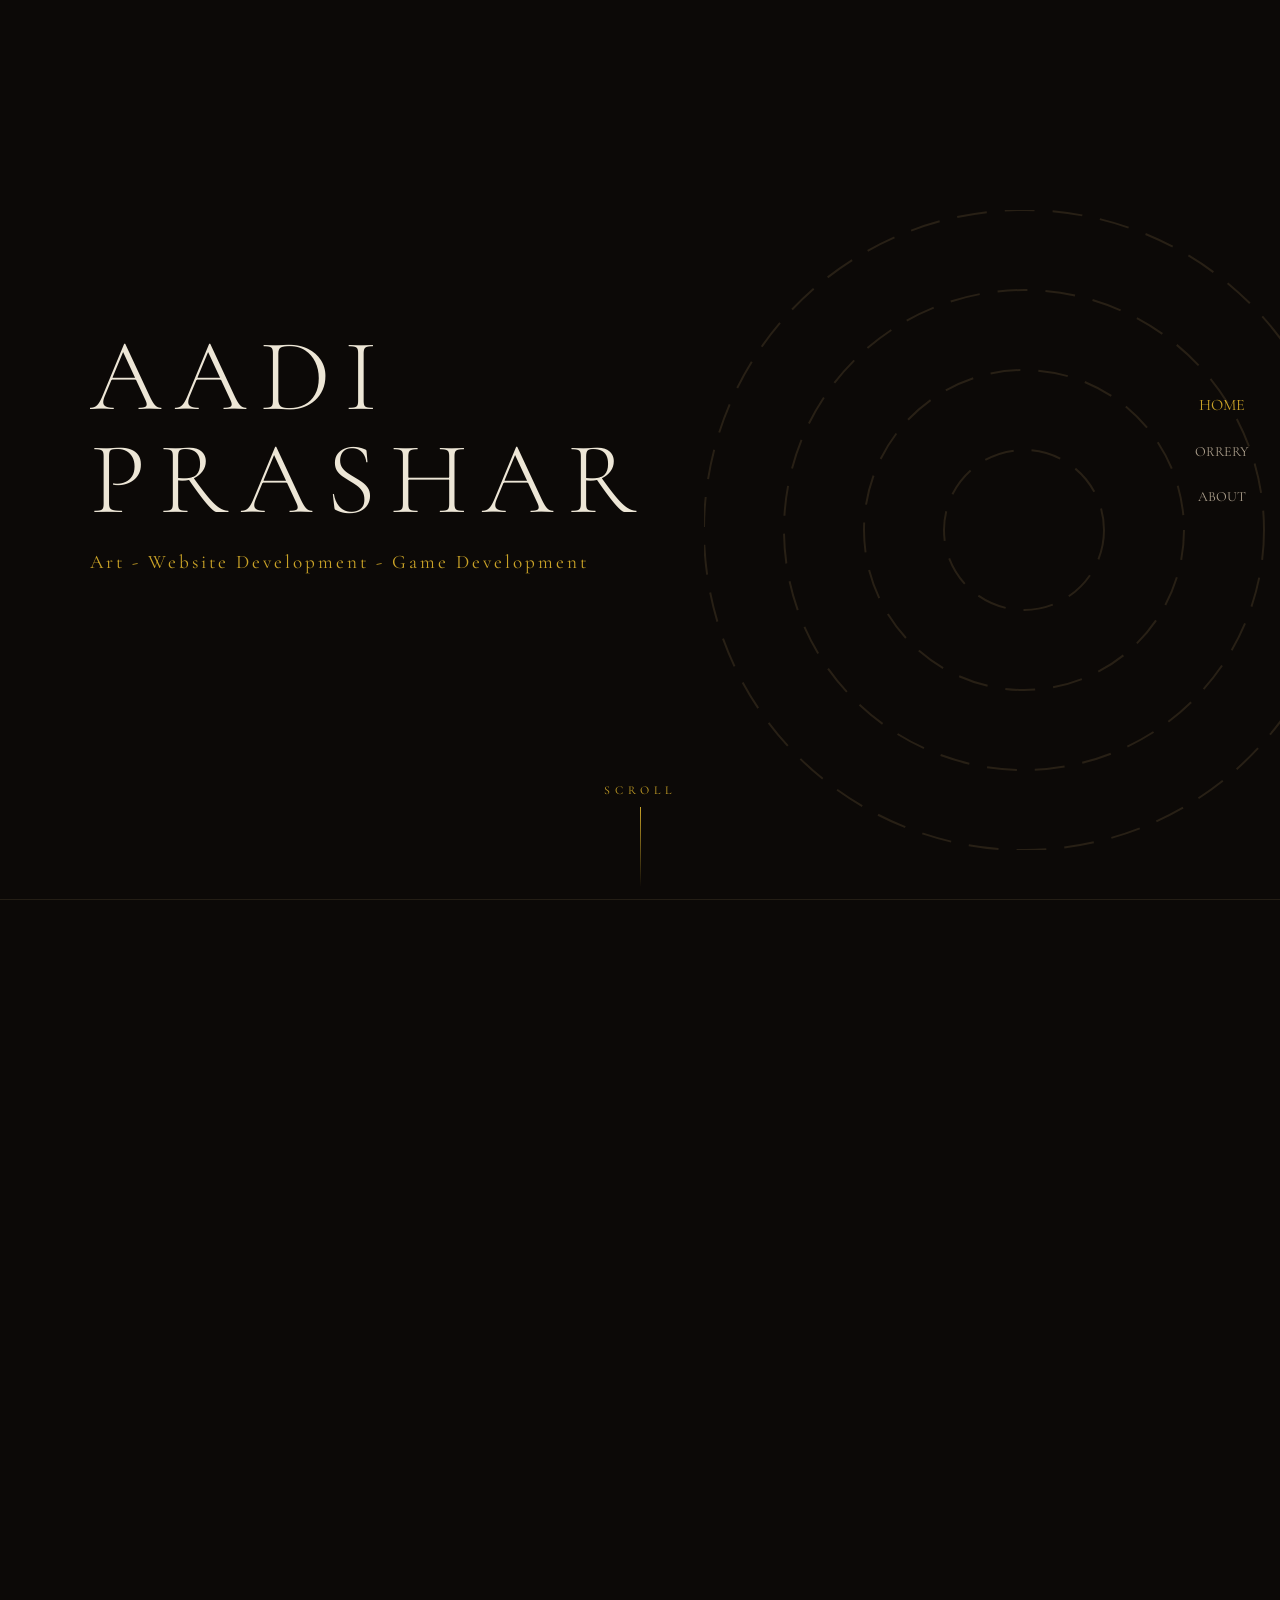
<file: index.html>
<!DOCTYPE html>
<html>

<head>
  <meta charset="UTF-8">
  <meta name="viewport" content="width=device-width, initial-scale=1.0">
  <title>THTR30042 Portfolio</title>
  <link href="style.css" rel="stylesheet" type="text/css" media="all">
  <link rel="stylesheet" href="https://cdn.jsdelivr.net/npm/bootstrap-icons@1.13.2/font/bootstrap-icons.min.css">
  <script src="js/projects.js" defer></script>
  <script src="js/orrery.js" defer></script>
</head>

<body>
  <!-- Nav Bar -->
  <nav class="navbar">
    <a href="#home">Home</a>
    <a href="#orrery">Orrery</a>
    <a href="#about">About</a>
  </nav>
  <!-- *************** -->
  <!-- Hero section -->
  <!-- *************** -->
  <section class="hero-section" id="home">
    <div class="hero-rings">
      <svg class="rings" aria-hidden="true">
        <circle class="ring" r="12.5%" />
        <circle class="ring" r="25%" />
        <circle class="ring" r="37.5%" />
        <circle class="ring" r="50%" />
      </svg>
    </div>

    <h1>Aadi<br>Prashar</h1>
    <p>Art - Website Development - Game Development</p>

    <div class="scroll">
      <div class="scroll-text">SCROLL</div>
      <div class="scroll-line"></div>
    </div>
  </section>

  <!-- Name logo wordmark -->
  <a class="name-label home-name-label" href="index.html">
    <p class="first-name">Aadi</p>
    <p class="last-name">Prashar</p>
  </a>

  

  <!-- *************** -->
  <!-- Orrery Section -->
  <!-- *************** -->
  <section class="orrery-section" id="orrery">
    <!-- Key -->
    <div class="key">
      <h1 class="key-title">KEY</h1>
      <ul>
        <li><i class="bi bi-diamond game"></i>Game Design</li>
        <li><i class="bi bi-diamond website"></i>Website Design</li>
        <li><i class="bi bi-diamond-fill art-finished"></i>Finished Artwork</li>
        <li><i class="bi bi-circle-fill art-study"></i>Studies / Unfinished Artwork</li>
        <li><i class="bi bi-heart fav"></i>Favourites</li>
      </ul>
    </div>


    <!-- Wrapping orrery + list + preview-->
    <div class="orrery-preview">
      <!-- Preview Window -->
      <div class="preview">
          <img class="preview-image" id="preview-image" src="images/artworks/thumbnails/amethyst.webp" alt="Amethyst">
          <h1 class="preview-title" id="preview-title">Amethyst</h1>

          <dl class="preview-data">
              <div class="data-row">
                <dt>Date</dt>
                <dd id="preview-date">2025-07-01</dd>
              </div>
              <div class="data-row">
                <dt>Time Taken</dt>
                <dd id="preview-time">4 Days</dd>
              </div>
              <div class="data-row">
                <dt>Type</dt>
                <dd id="preview-type">Artwork</dd>
              </div>
          </dl>
          <a class="button" id="preview-link" href="artwork.html?id=amethyst">View Piece</a>
      </div>

      <!-- Dial Rings + Plots -->
      <div class="dial">
        <svg class="rings" aria-hidden="true">
          <circle class="ring" r="12.5%" />
          <circle class="ring" r="25%" />
          <circle class="ring" r="37.5%" />
          <circle class="ring" r="50%" />
        </svg>

        <!-- Dial Sweep -->
        <div class="orrery-sweep">
          <div class="sweep"></div>
          <div class="hand"></div>
        </div>

        <!-- Centre + Plots -->
        <div class="orrery-centre" aria-hidden="true"></div>
        <ul class="orrery-plots"></ul>
        <div class="orrery-labels"></div>

        <div class="age-label recent">Recent</div>
        <div class="age-label old">Old</div>

        <div class="orrery-name">Aadi Prashar</div>
      </div>

        <!-- List View -->
      <div class="list-view" id="list-view"></div>
    </div>

    <!-- Buttons -->
    <div class="orrery-buttons">
      <div class="button" id="pause-button">Pause</div>
      <div class="gold-button" id="list-view-button">List View</div>
    </div>
  </section>

  <!-- *************** -->
  <!-- About Section -->
  <!-- *************** -->
  <section class="about-section" id="about">
    <!-- Arc Split -->
    <div class="about-arc">
      <svg class="rings" aria-hidden="true">
        <circle class="ring" r="50%" />
      </svg>
    </div>

    <!-- Artwork Content -->
    <div class="about-content">
        <p class="about-page-title">About</p>
        <h1 class="about-title">AADI PRASHAR</h1>
        <div class="status">Student</div>

        <!-- Artwork data list -->
        <dl class="about-data">
            <div class="data-row">
                <dt>Studying</dt>
                <dd>Design, Computing Systems</dd>
            </div>
            <div class="data-row">
                <dt>Based</dt>
                <dd>Melbourne</dd>
            </div>
            <div class="data-row">
                <dt>Email</dt>
                <dd>aadiprashar12345@gmail.com</dd>
            </div>
            <div class="data-row">
                <dt>GitHub</dt>
                <dd><a href="https://github.com/avxragex">avxragex</a></dd>
            </div>
        </dl>

        <p class="about-description">I draw a lot. I started with a lot of traditional art growing up, but now I've moved to
mostly digital art, and I'm slowly teaching myself 3D modelling. I enjoy gaming,
follow boxing and MMA closely, and train on and off at a boxing gym. I'm also into
photography and music.
</p>

        <!-- Buttons -->
        <a class="gold-button" href="assets/aadi-prashar-cv.pdf">Download CV</a>
    </div>
  </section>
</body>

</html>
</file>
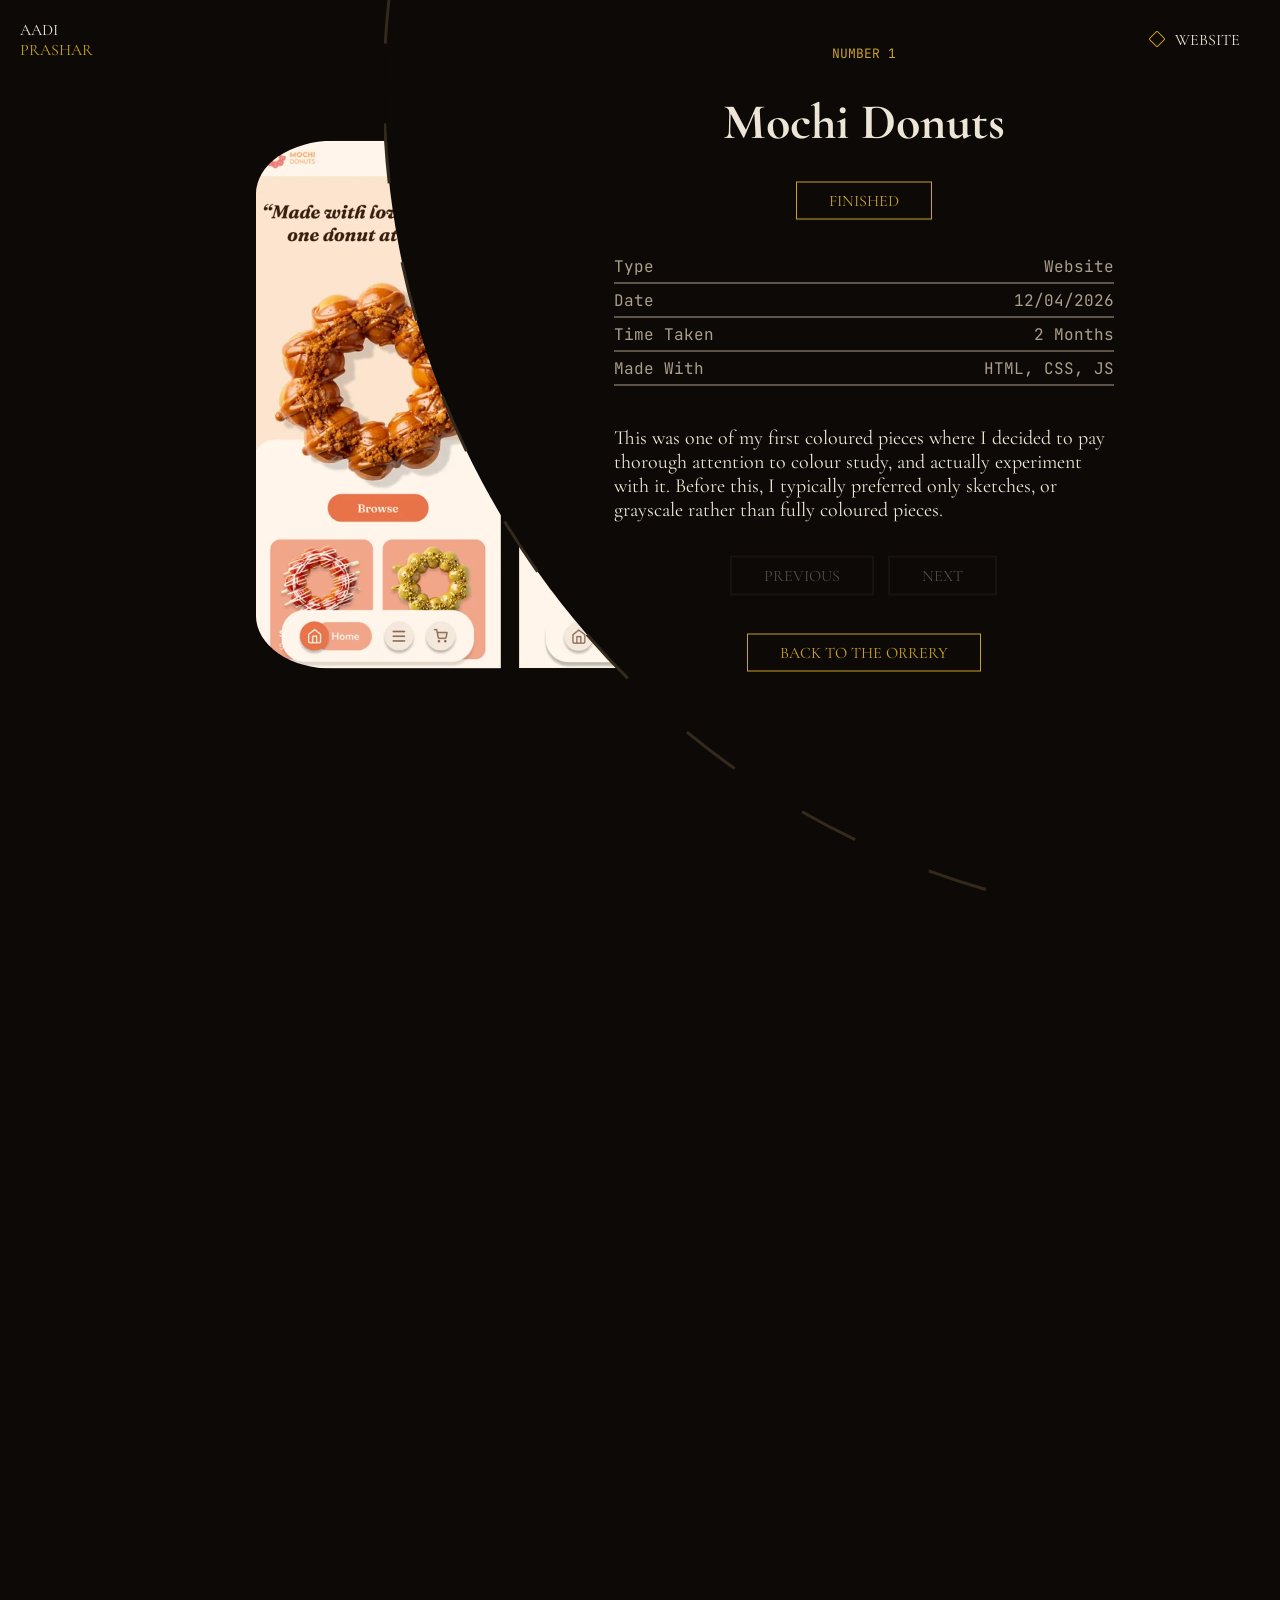
<file: mochi-donuts.html>
<!DOCTYPE html>
<html>

<head>
    <meta charset="UTF-8">
    <meta name="viewport" content="width=device-width, initial-scale=1.0">
    <title>Website Page</title>
    <link href="style.css" rel="stylesheet" type="text/css" media="all">
    <link rel="stylesheet" href="https://cdn.jsdelivr.net/npm/bootstrap-icons@1.13.2/font/bootstrap-icons.min.css">
</head>

<body class="project-page">
    <!-- Header -->
    <div class="project-header">
        <!-- Name label word mark -->
        <a class="name-label" href="index.html">
            <p class="first-name">Aadi</p>
            <p class="last-name">Prashar</p>
        </a>

        <!-- Project Type -->
        <p class="project-type"><i class="bi bi-diamond website"></i>Website</p>
    </div>

    <section class="website-start">
        <!-- Artwork -->
        <div class="website-mockup">
            <img id="mochi-image" src="images/websites/mochi/mochi-mobile.webp" alt="#">
        </div>
        <!-- Arc Split -->
        <div class="website-arc">
            <svg class="rings" aria-hidden="true">
                <circle class="ring" r="50%" />
            </svg>
        </div>

        <!-- Website Content -->
        <div class="website-content">
            <p class="website-number">Number 1</p>
            <h1 class="website-title">Mochi Donuts</h1>
            <div class="status">Finished</div>

            <!-- Artwork data list -->
            <dl class="website-data">
                <div class="data-row">
                    <dt>Type</dt>
                    <dd>Website</dd>
                </div>
                <div class="data-row">
                    <dt>Date</dt>
                    <dd>12/04/2026</dd>
                </div>
                <div class="data-row">
                    <dt>Time Taken</dt>
                    <dd>2 Months</dd>
                </div>
                <div class="data-row">
                    <dt>Made With</dt>
                    <dd>HTML, CSS, JS</dd>
                </div>
            </dl>

            <p class="website-description">This was one of my first coloured pieces where I decided to pay thorough
                attention to colour study, and actually experiment with it. Before this, I typically preferred only
                sketches, or grayscale rather than fully coloured pieces.</p>

            <!-- Buttons -->
            <div class="nav-buttons">
                <a class="button disabled">Previous</a>
                <a class="button disabled">Next</a>
            </div>
            <a class="gold-button" href="index.html#orrery">Back to the Orrery</a>
        </div>


    </section>

    <!-- Website Process Section -->
    <section class="process-section">
        <div class="website-paragraph">
            <h2>Project Summary</h2>
            <p>The goal of this project was to redesign and rebuild the Mochi Donuts website (mochidonuts.com.au) from
                scratch using only Vanilla HTML, CSS, and JavaScript, without any use of other frameworks. The final
                website needed to be fully responsive across desktop and mobile, functional (cart, product browsing,
                checkout flow), and consist of a nice visual aesthetic as well as a consistent brand identity.</p>
        </div>

        <div class="website-paragraph">
            <h2>Personal Successes</h2>
            <p>What I think went really well was the overall visual design. I believe the visuals came together better
                than I expected, where the colour palette, typography, donut imagery all feel cohesive and nice. I’m
                very proud of the overlapping images of the donuts which add figure-ground, and make the website look
                different but also very engaging. I was also happy with the responsive changes between the desktop and
                mobile versions; the floating pill bottom nav, the slide-up payment sections, and the overall layout
                changes. Making the mobile version feel polished and app-like, rather than just a scaled down version of
                the desktop.</p>
        </div>

        <figure class="process-item">
            <img src="images/websites/mochi/mochi-donuts-sketches.webp" alt="Eight hand-drawn phone screens on grid paper">
            <figcaption>Eight sketches. I took the navigation from the third and the layout from the fourth.</figcaption>
        </figure>

        <figure class="process-item">
            <img src="images/websites/mochi/mochi-donuts-wireframe.webp" alt="Layout wireframe">
            <figcaption>Wireframe made using the different sketches, without colour</figcaption>
        </figure>

        <a class="gold-button" href="assets/mochi-donuts-design-direction.pdf" target="_blank">Full design document (19 pages)</a>
    </section>

</body>

</html>
</file>
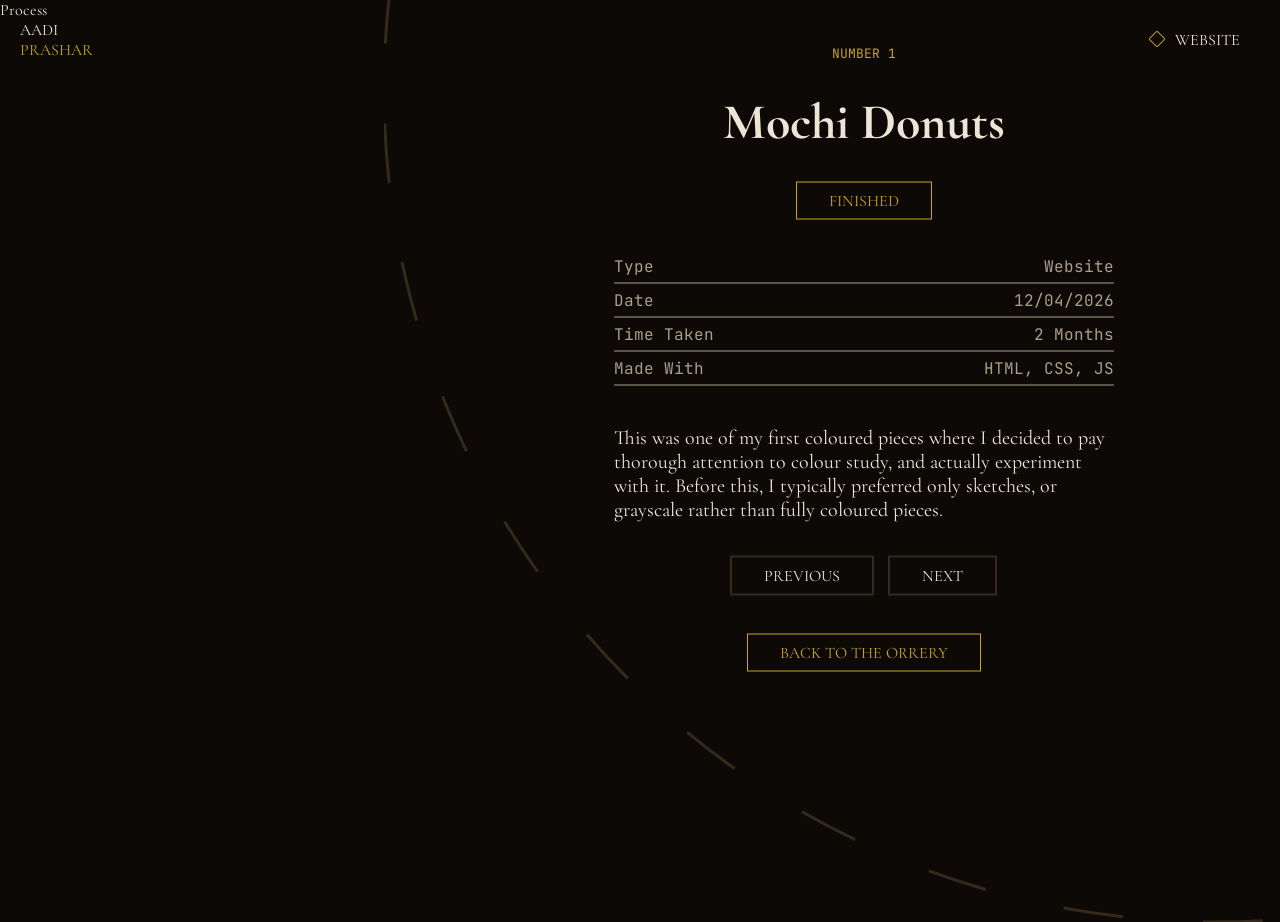
<file: website.html>
<!DOCTYPE html>
<html>

<head>
    <meta charset="UTF-8">
    <meta name="viewport" content="width=device-width, initial-scale=1.0">
    <title>Website Page</title>
    <link href="style.css" rel="stylesheet" type="text/css" media="all">
    <link rel="stylesheet" href="https://cdn.jsdelivr.net/npm/bootstrap-icons@1.13.2/font/bootstrap-icons.min.css">
</head>

<body>
    <!-- Header -->
    <div class="project-header">
        <!-- Name label word mark -->
        <a class="name-label" href="index.html">
            <p class="first-name">Aadi</p>
            <p class="last-name">Prashar</p>
        </a>

        <!-- Project Type -->
        <p class="project-type"><i class="bi bi-diamond website"></i>Website</p>
    </div>

    <!-- Arc Split -->
    <div class="website-arc">
      <svg class="rings" aria-hidden="true">
        <circle class="ring" r="50%" />
      </svg>
    </div>

    <!-- Website Content -->
    <div class="website-content">
        <p class="website-number">Number 1</p>
        <h1 class="website-title">Mochi Donuts</h1>
        <div class="status">Finished</div>

        <!-- Artwork data list -->
        <dl class="website-data">
            <div class="data-row">
                <dt>Type</dt>
                <dd>Website</dd>
            </div>
            <div class="data-row">
                <dt>Date</dt>
                <dd>12/04/2026</dd>
            </div>
            <div class="data-row">
                <dt>Time Taken</dt>
                <dd>2 Months</dd>
            </div>
            <div class="data-row">
                <dt>Made With</dt>
                <dd>HTML, CSS, JS</dd>
            </div>
        </dl>

        <p class="website-description">This was one of my first coloured pieces where I decided to pay thorough attention to colour study, and actually experiment with it. Before this, I typically preferred only sketches, or grayscale rather than fully coloured pieces.</p>
        
        <!-- Buttons -->
        <div class="nav-buttons">
            <a class="button">Previous</a>
            <a class="button">Next</a>
        </div>
        <a class="gold-button" href="index.html#orrery">Back to the Orrery</a>
    </div>

    <!-- Website Process Section -->
    <section class="website-section">
        <p class="section-title">Process</p>
    </section>

</body>

</html>
</file>
<file: style.css>
@import url('https://fonts.googleapis.com/css2?family=Cormorant+Garamond:ital,wght@0,300..700;1,300..700&family=EB+Garamond:ital,wght@0,400..800;1,400..800&family=JetBrains+Mono:ital,wght@0,100..800;1,100..800&display=swap');

:root {
  --bg: #0C0907;
  --panel: #12100B;
  --border: #342A1C;
  --offwhite: #EDE6D6;
  --dim: #AB9E8B;
  --line: #241E15;
  --gold: #C9A227;
  --amber: #B4472A;

  --sweep-duration: 30s;
}

html {
  cursor: url("images/cursors/arrow.png"), auto;
}

* {
  margin: 0;
  padding: 0;
  box-sizing: border-box;
  overflow: hidden;
  scroll-behavior: smooth;
}

body {
  background: var(--bg);
  color: var(--offwhite);
  font-family: "Cormorant Garamond", serif;
  height: 100vh;
  overflow-y: auto;
  scroll-snap-type: y proximity;
}

[hidden] {
  display: none !important;
}

/* Buttons */
.button {
  border: 2px solid var(--border);
  color: var(--offwhite);
  padding: 8px 32px;
  text-align: center;
  text-decoration: none;
  text-transform: uppercase;
  display: inline-block;
  margin: 4px 2px;
  transition-duration: 0.4s;
  cursor: pointer;
}

.button:hover {
  background-color: color-mix(in srgb, var(--gold) 5%, transparent);
  border: 1px solid var(--gold);
  color: var(--gold);
}

.gold-button {
  border: 1.5px solid var(--gold);
  color: var(--gold);
  padding: 8px 32px;
  text-align: center;
  text-decoration: none;
  text-transform: uppercase;
  display: inline-block;
  margin: 4px 2px;
  transition-duration: 0.4s;
  cursor: pointer;
}

.gold-button:hover {
  background-color: var(--gold);
  color: var(--bg);
}

/* Disabled buttons */
.disabled {
  opacity: 0.3;
  pointer-events: none;
}

/* ************************************

----------- INDEX.HTML ----------------

************************************* */

/* Navbar snippet from W3Schools then edited */
/* The navigation bar */
.navbar {
  font-size: 14px;
  text-transform: uppercase;
  position: fixed;
  display: flex;
  flex-direction: column;
  right: 15px;
  top: 50%;
  transform: translateY(-50%);
  z-index: 21;
}

/* Links inside the navbar */
.navbar a {
  color: var(--dim);
  text-align: center;
  padding: 14px 16px;
  text-decoration: none;
  transition-duration: 0.4s;
}

.navbar a:hover {
  color: var(--gold);
}

.navbar .active {
  font-size: 16px;
  color: var(--gold);
}

/* ----------------
Home section 
---------------- */
.hero-section {
  min-height: 100vh;
  height: auto;
  padding: 0 clamp(20px, 7vw, 140px);
  display: flex;
  flex-direction: column;
  justify-content: center;
  border-bottom: 1px solid var(--line);
  position: relative;
  scroll-snap-align: start;
  overflow: visible;
}

/* Hero text */
.hero-section h1 {
  font-weight: 300;
  font-size: clamp(44px, 8vw, 170px);
  line-height: 1;
  letter-spacing: 14px;
  text-transform: uppercase;
  z-index: 10;
}

.hero-section p {
  color: var(--gold);
  font-size: clamp(16px, 1.5vw, 20px);
  letter-spacing: 3px;
  margin-top: 20px;
  white-space: nowrap;
}

/* Hero rings */
.hero-rings {
  position: absolute;
  right: -5%;
  top: 59%;
  transform: translateY(-50%);
  width: 50vw;
  aspect-ratio: 1;
  z-index: 9;
  opacity: 70%;
}

/* Scroll line */
.scroll {
  position: absolute;
  left: 50%;
  bottom: -40px;
  transform: translate(-50%, -50%);
}

.scroll-text {
  font-size: 12px;
  letter-spacing: 5px;
  color: var(--gold);
  text-align: center;
}

.scroll-line {
  width: 1px;
  height: 80px;
  background: linear-gradient(to bottom, var(--gold), var(--bg));
  margin: 10px auto 0 auto;
}


/* ----------------
Orrery Section 
---------------- */
.orrery-section {
  position: relative;
  min-height: 100vh;
  height: auto;
  border-bottom: 1px solid var(--line);
  scroll-snap-align: start;
}

.orrery-preview {
  position: absolute;
  top: 50%;
  left: 0;
  right: 0;
  transform: translateY(-50%);
  display: flex;
  align-items: center;
  justify-content: center;
  gap: 6vw;
}

/* Name wordmark label */
.name-label {
  position: sticky;
  z-index: 10;
  top: 20px;
  margin: 20px 0 0 20px;
  text-transform: uppercase;
  text-decoration: none;
}

.home-name-label {
  left: 20px;
  display: block;
  top: 0;
  margin: 0;
  left: 0;
  padding: 12px 24px;
  background: var(--bg);
  border-bottom: 1px solid var(--border);
  z-index: 20;
}

.name-label .first-name {
  color: var(--offwhite);
}

.name-label .last-name {
  color: var(--gold);
}

/* Dial */
.dial {
  position: relative;
  top: auto;
  left: auto;
  width: clamp(250px, 40%, 1000px);
  aspect-ratio: 1;
  border-radius: 50%;
  overflow: visible;
}

/* Ring / dial styling */
/* Claude gen */
.rings {
  position: absolute;
  inset: 0;
  width: 100%;
  height: 100%;
  pointer-events: none;
}

/* Claude gen */
.ring {
  cx: 50%;
  cy: 50%;
  fill: none;
  stroke: var(--border);
  stroke-width: 2;
  stroke-dasharray: 30 18;
}

/*--- Code adapted from Theo Soti "CSS radar animation": 
https://cssradar.com/blog/css-radar-animation.html --- */

/* Sweep */
.orrery-sweep {
  position: absolute;
  inset: 0;
  /* Added directly by Claude: removed the radar-sweep animation, rotation is now set by JS */
  overflow: inherit;
}

.sweep {
  position: absolute;
  inset: 0;
  border-radius: 50%;
  overflow: clip;
}

.sweep::before {
  content: "";
  position: absolute;
  inset: 0;
  border-radius: inherit;
  background: conic-gradient(from 0deg,
      transparent 0 89%,
      color-mix(in srgb, var(--gold) 8%, transparent) 94%,
      color-mix(in srgb, var(--gold) 22%, transparent) 97%);
}

/* Added directly by Claude: removed @keyframes radar-sweep (no longer used) */

/* Centre Plot */
.orrery-centre {
  position: absolute;
  inset: 0;
  margin: auto;
  inline-size: 10px;
  aspect-ratio: 1;
  border-radius: 50%;
  background: var(--gold);
}

.orrery-plots {
  margin: 0;
  padding: 0;
  list-style: none;
  z-index: 5;
}

/* Converting polar into top / left */
.orrery-plot {
  --angle: calc(var(--turn) * 1turn);
  position: absolute;
  left: calc(50% + sin(var(--angle)) * var(--distance));
  top: calc(50% - cos(var(--angle)) * var(--distance));
  translate: -50% -50%;
}

.orrery-plot .bi {
  /* Added directly by Claude: removed looping ping animation + delay, pings are triggered by JS */
  opacity: 0.45;
  font-size: 12px;
}

.orrery-plot.selected .bi {
  color: var(--gold);
}

@keyframes orrery-ping {
  0% {
    opacity: 1;
    scale: 2.4;
    font-size: 18px;
  }

  15%,
  100% {
    opacity: 0.45;
    scale: 1;
    font-size: 12px;
  }
}

/*--- End of adapted code --- */

/* --- Added directly by Claude: draggable sweep ---
Removed the .orrery-paused rules, pausing is now handled in JS */

/* One-shot ping, restarted by JS each time the hand passes */
.orrery-plot .bi.ping {
  animation: orrery-ping var(--sweep-duration) linear;
}

.dial {
  touch-action: none;
  /* stop the page scrolling while dragging on touch screens */
  cursor: grab;
}

.dial.dragging {
  cursor: grabbing;
}

/* --- End of code added directly by Claude --- */

/* Orrery hand */
.hand {
  position: absolute;
  width: 4px;
  height: 52%;
  left: 50%;
  bottom: 50%;
  transform: translate(-50%, 0);
  background: var(--gold);
}

/* Orrery Centre Name */
.orrery-name {
  position: absolute;
  display: none;
  top: 50%;
  left: 50%;
  transform: translate(-50%, -50%);
  font-size: 14px;
  letter-spacing: 3px;
  white-space: nowrap;
}

/* Claude generated code for Sector labels */
.orrery-plot,
.orrery-label {
  --angle: calc(var(--turn) * 1turn);
  position: absolute;
  left: calc(50% + sin(var(--angle)) * var(--distance));
  top: calc(50% - cos(var(--angle)) * var(--distance));
  translate: -50% -50%;
}

.orrery-label {
  --distance: 57%;
  /* outside the outer ring (50%) */
  text-transform: uppercase;
  color: var(--gold);
  white-space: nowrap;
  pointer-events: none;
}

.orrery-divider {
  position: absolute;
  left: 50%;
  bottom: 50%;
  width: 1px;
  height: 50%;
  /* centre to outer ring */
  background: var(--border);
  transform-origin: bottom center;
  /* pivot at the dial centre */
  rotate: calc(var(--turn) * 1turn);
  pointer-events: none;
}

/* End of claude generated code */

/* Age label */
.age-label {
  position: absolute;
  left: 50%;
  transform: translate(-50%, -50%);
  color: var(--dim);
  text-transform: uppercase;
  font-size: 14px;
}

.age-label.recent {
  top: 38%;
}

.age-label.old {
  top: 1%;
}

/* Preview window */
.preview {
  position: relative;
  top: auto;
  width: 40vh;
  height: auto;
  padding: 20px;
  display: flex;
  flex-direction: column;
  gap: 20px;
  background: var(--panel);
  border: 1px solid var(--border);
}

.preview-data {
  font-family: 'JetBrains Mono', monospace;
  color: var(--dim);
}

/* Key */
.key {
  position: absolute;
  bottom: 20px;
  left: 20px;
}

.key-title {
  font-size: 14px;
  margin-bottom: 10px;
}

.key ul {
  display: flex;
  flex-direction: column;
  gap: 10px;
  list-style: none;
}

.key li {
  font-family: 'JetBrains Mono', monospace;
  font-size: 12px;
  display: flex;
  align-items: center;
  gap: 10px;
}

/* Key icons */
.game {
  color: var(--amber);
}

.website {
  color: var(--gold);
}

.art-finished {
  color: var(--offwhite);
}

.art-study {
  color: var(--offwhite);
  font-size: 8px;
}

.fav {
  color: var(--gold);
}


/* Buttons */
.orrery-buttons {
  position: absolute;
  bottom: 20px;
  right: 20px;
  display: flex;
  gap: 12px;
}

/* Projects List View */
.list-view {
  position: relative;
  top: auto;
  left: auto;
  width: 30vw;
  max-height: 70vh;
  overflow-y: auto;
  display: flex;
  flex-direction: column;
  gap: 10px;
}

.list-row {
  display: flex;
  gap: 20px;
  padding: 20px 4px;
  border-top: 1px solid var(--border);
  border-bottom: 1px solid var(--border);
  align-items: center;
  transition-duration: 0.4s;
}

.list-row i {
  transition-duration: 0.4s;
  font-size: 14px;
}

.list-row:hover {
  border-color: var(--gold);
}

.list-row:hover a {
  color: var(--gold);
}

.list-row:hover .list-text {
  color: var(--gold);
}

.list-row:hover i {
  font-size: 24px;
}

.list-row a {
  text-decoration: none;
  color: var(--offwhite);
  font-size: 24px;
}

.list-text {
  text-transform: uppercase;
  font-family: 'JetBrains Mono', monospace;
  color: var(--dim);
  margin-left: auto;
}

/* ----------------
About Section 
---------------- */
.about-section {
  position: relative;
  min-height: 100vh;
  height: auto;
  display: flex;
  align-items: center;
  justify-content: center;
  gap: 60px;
  padding: 80px;
  border-bottom: 1px solid var(--line);
  scroll-snap-align: start;
}

/* Ring Arc */
.about-arc {
  position: absolute;
  top: 50%;
  transform: translate(0, -50%);
  left: calc(44% - 130vw);
  width: 130vw;
  aspect-ratio: 1;
  z-index: 2;
}

.about-arc .ring {
  fill: var(--bg);
  stroke-width: 3;
  stroke-dasharray: 60 80;
}

/* Content */
.about-content {
  position: absolute;
  top: 50%;
  left: 10vw;
  transform: translate(0, -50%);
  max-width: 25vw;
  display: flex;
  flex-direction: column;
  z-index: 10;
  align-items: flex-start;
  gap: 30px;
}

.about-page-title {
  font-family: 'JetBrains Mono', monospace;
  text-transform: uppercase;
  font-size: 13px;
  color: var(--gold);
}

.about-title {
  font-size: 50px;
}

.about-data {
  width: 100%;
  font-family: 'JetBrains Mono', monospace;
  color: var(--dim);
  padding-bottom: 10px;
}

.about-data .data-row a {
  text-decoration: none;
  color: var(--gold);
}

.about-description {
  max-width: 50ch;
  font-size: 20px;
}

/* ----------------
Responsiveness 
---------------- */
@media (max-width: 1000px) {

  body {
    scroll-snap-type: none;
  }

  /* Put navbar on bottom */
  .navbar {
    position: fixed;
    top: auto;
    bottom: 0;
    left: 0;
    right: 0;
    flex-direction: row;
    justify-content: center;
    transform: none;
    background: var(--bg);
    z-index: 20;
    border-top: 1px solid var(--border);
  }

  /* Hide dial and buttons */
  .dial, .orrery-buttons, .about-arc {
    display: none;
  }

  /* Removing all the absolute positioning */
  .key, .preview, .list-view, .about-content {
    position: static;
    width: auto;
    max-width: none;
    max-height: none;
    margin: 0;
    padding: 0;
    transform: translate(0, 0);
  }

  .key {
    margin: 20px;
  }

  /* List View */
  .list-view {
    margin: 20px;
  }

  .list-row {
    padding: 12px 2px;
    gap: 12px;
  }

  .list-row a {
    font-size: 17px;
  }

  .list-row i, .list-text {
    font-size: 11px;
  }

  .preview {
    margin: 2vh 10vh 2vh 10vh;
    padding: 20px;
  }

  .about-section {
    padding: 10px;
  }

  .orrery-preview {
    position: static;
    display: block;
    transform: none;
  }
}

/* ************************************

----------- ARTWORK.HTML ----------------

************************************* */
/* Header */
.project-header {
  position: absolute;
  top: 20px;
  left: 20px;
  right: 20px;
  display: flex;
  justify-content: space-between;
  z-index: 10;
}

.project-header .name-label {
  top: 0;
  margin: 0;
}

.project-header .project-type {
  text-transform: uppercase;
  display: flex;
  align-items: center;
  gap: 10px;
}

/* Ring Arc */
.artwork-arc {
  position: absolute;
  top: 50%;
  transform: translate(0, -50%);
  left: calc(44% - 130vw);
  width: 130vw;
  aspect-ratio: 1;
  z-index: 2;
}

.artwork-arc .ring {
  fill: var(--bg);
  stroke-width: 3;
  stroke-dasharray: 60 80;
}

/* Content */
.artwork-content {
  position: absolute;
  top: 50%;
  left: 10vw;
  transform: translate(0, -50%);
  max-width: 25vw;
  display: flex;
  flex-direction: column;
  z-index: 10;
  align-items: flex-start;
  gap: 30px;
}

.artwork-number {
  font-family: 'JetBrains Mono', monospace;
  text-transform: uppercase;
  font-size: 13px;
  color: var(--gold);
}

.artwork-title {
  font-size: 50px;
}

.status {
  border: 1.5px solid var(--gold);
  color: var(--gold);
  padding: 8px 32px;
  text-align: center;
  text-transform: uppercase;
}

.artwork-data {
  width: 100%;
  font-family: 'JetBrains Mono', monospace;
  color: var(--dim);
  padding-bottom: 10px;
}

.data-row {
  display: flex;
  justify-content: space-between;
  padding: 6px 0;
  border-bottom: 1px solid var(--dim);
}

.artwork-description {
  max-width: 50ch;
  font-size: 20px;
}

.nav-buttons {
  display: flex;
  gap: 10px;
}

/* Artwork */
.artwork {
  position: absolute;
  top: 50%;
  right: -9%;
  transform: translate(0, -50%);
  width: 75vw;
  z-index: 20;
}

.artwork img {
  width: 100%;
  height: 100%;
}

/* ----------------
Responsiveness (Artwork Page)
---------------- */
@media (max-width: 1000px) {

  .artwork-arc {
    display: none;
  }

  .artwork, .artwork-content {
    position: static;
    padding: 20px;
    transform: none;
    margin: 0 auto 0 auto;
    max-width: 90%;
    width: 90%;
  }

  .artwork img {
    width: 100%;
    display: block;
    height: auto;
  }

}

/* ************************************

----------- WEBSITE.HTML ----------------

************************************* */
.project-header .project-type .website {
  color: var(--gold);
}

.project-header {
  margin-right: 20px;
}

.website-start {
  position: relative;
  min-height: 100vh;
  overflow: hidden;
}

/* Ring Arc */
.website-arc {
  position: absolute;
  top: 10%;
  transform: translate(0, -50%);
  left: 30%;
  width: clamp(1200px, 130vw, 2300px);
  aspect-ratio: 1;
  z-index: 2;
}

.website-arc .ring {
  stroke-width: 3;
  stroke-dasharray: 60 80;
  fill: var(--bg);
}

/* Content */
.website-content {
  position: absolute;
  transform: translate(0, -50%);
  top: 40%;
  right: 13vw;
  max-width: 40vw;
  display: flex;
  flex-direction: column;
  z-index: 10;
  align-items: center;
  gap: 30px;
}

.website-number {
  font-family: 'JetBrains Mono', monospace;
  text-transform: uppercase;
  font-size: 13px;
  color: var(--gold);
}

.website-title {
  font-size: 50px;
}

.status {
  border: 1.5px solid var(--gold);
  color: var(--gold);
  padding: 8px 32px;
  text-align: center;
  text-transform: uppercase;
}

.website-data {
  width: 100%;
  font-family: 'JetBrains Mono', monospace;
  color: var(--dim);
  padding-bottom: 10px;
}

.data-row {
  display: flex;
  justify-content: space-between;
  padding: 6px 0;
  border-bottom: 1px solid var(--dim);
}

.website-description {
  max-width: 50ch;
  font-size: 20px;
}

.nav-buttons {
  display: flex;
  gap: 10px;
}

/* Mockup image */
.website-mockup {
  position: absolute;
  top: 45%;
  left: 20%;
  transform: translate(0, -50%);
  border-radius: 10%;
  width: 60vw;
  z-index: 1;
}

.website-mockup img {
  width: 100%;
  display: block;
}

/* Process Section */
.process-section {
  display: flex;
  flex-direction: column;
  align-items: center;
  gap: 60px;
  padding: 100px 10vw;
}

.website-paragraph {
  max-width: 60ch;
}

.website-paragraph h2 {
  margin-bottom: 14px;
  font-size: 30px;
}

.website-paragraph p {
  font-size: 18px;
}

.process-item {
  max-width: 900px;
}

.process-item img {
  width: 100%;
  display: block;
  border: 1px solid var(--border);
}

.process-item figcaption {
  color: var(--dim);
  margin-top: 12px;
}

/* ----------------
Responsiveness (Website Page)
---------------- */
@media (max-width: 1000px) {

  .website-arc {
    display: none;
  }

  .website-start {
    min-height: auto;
  }

  .website-content {
    position: static;
    padding: 20px;
    transform: none;
    max-width: none;
    width: 100%;
  }

  .process-section h2 {
    font-size: 24px;
  }

  .process-section p {
    font-size: 16px;
  }

  .website-mockup {
    position: static;
    padding: 20px;
    transform: none;
    max-width: none;
    width: 100%;
    margin-top: 60px;
  }

  .process-section {
    padding: 20px;
  }

}
</file>
